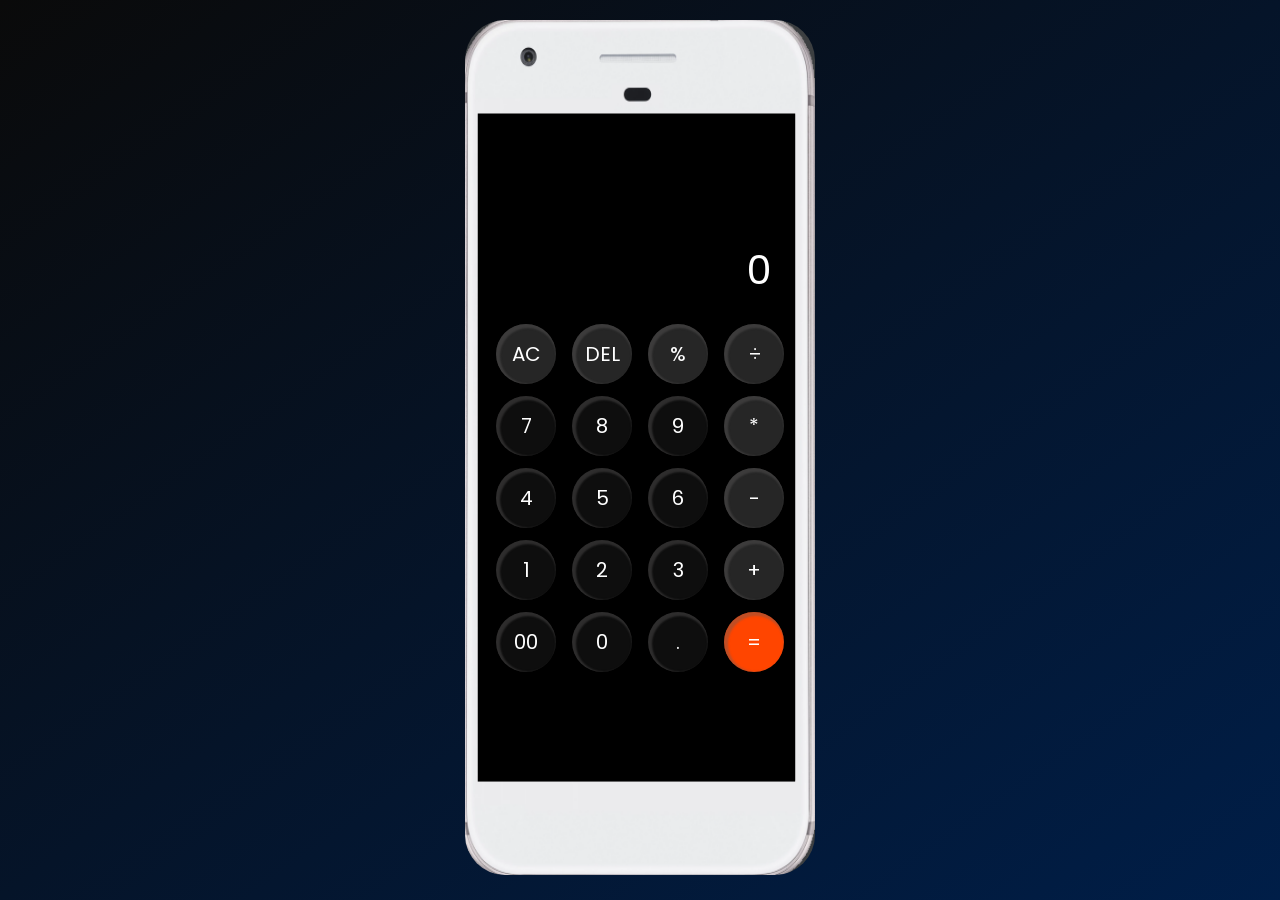
<file: calculator/index.html>
<!DOCTYPE html>
<html lang="en">
  <head>
    <meta charset="UTF-8" />
    <meta http-equiv="X-UA-Compatible" content="IE=edge" />
    <meta name="viewport" content="width=device-width, initial-scale=1.0" />
    <link rel="stylesheet" href="style.css" />
    <title>Calculator - By Code Traversal</title>
  </head>
  <body>
      <img src="mobile.png" >
    <div class="container">
      <div class="calculator">
        <input type="text" id="inputBox" placeholder="0" />
        <div>
          <button class="button operator">AC</button>
          <button class="button operator">DEL</button>
          <button class="button operator">%</button>
          <button class="button operator">&#247;</button>
        </div>
        <div>
          <button class="button">7</button>
          <button class="button">8</button>
          <button class="button">9</button>
          <button class="button operator">*</button>
        </div>
        <div>
          <button class="button">4</button>
          <button class="button">5</button>
          <button class="button">6</button>
          <button class="button operator">-</button>
        </div>
        <div>
          <button class="button">1</button>
          <button class="button">2</button>
          <button class="button">3</button>
          <button class="button operator">+</button>
        </div>

        <div>
          <button class="button">00</button>
          <button class="button">0</button>
          <button class="button">.</button>
          <button class="button equalBtn">=</button>
        </div>
      </div>
    </div>

    <script src="script.js"></script>
  </body>
</html>
</file>
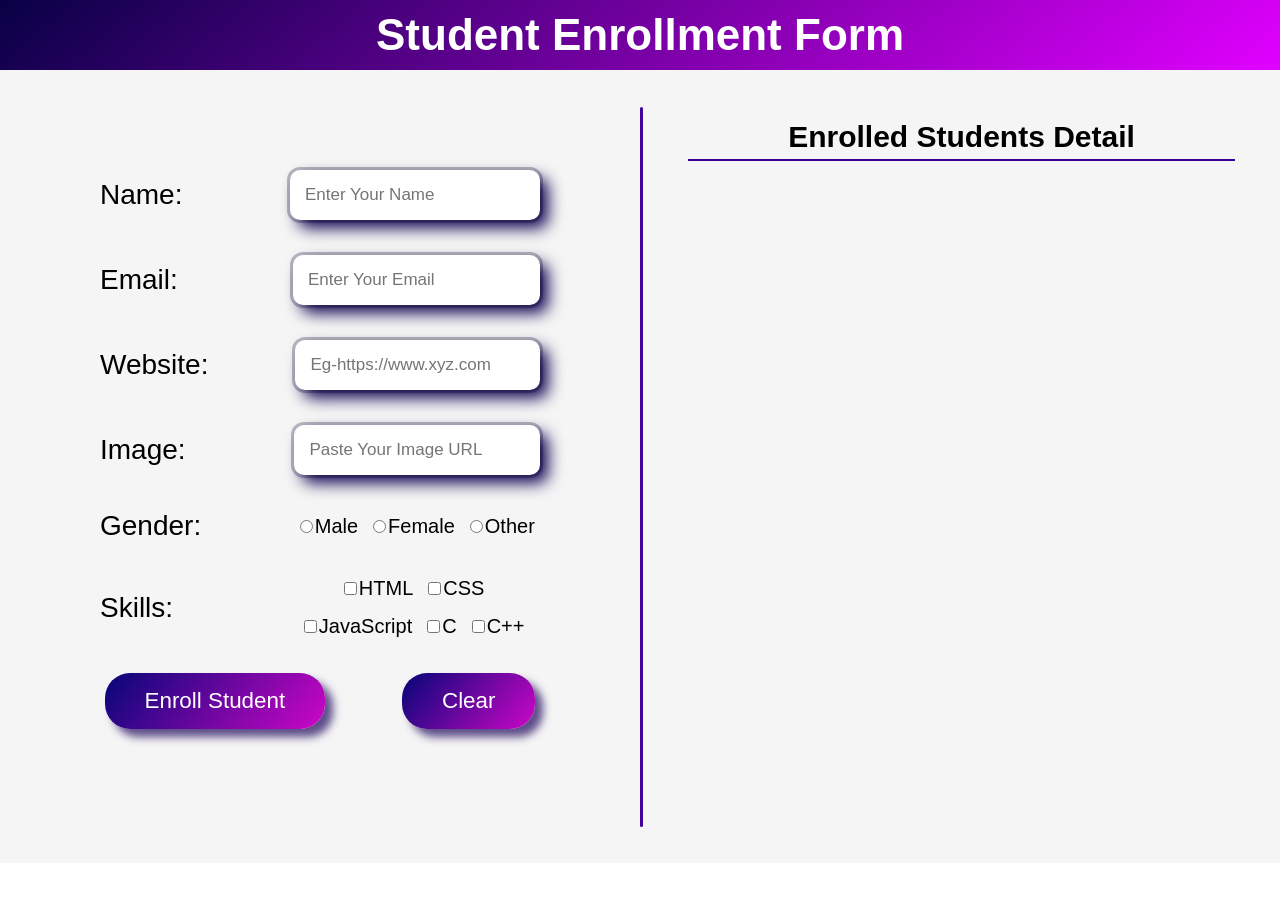
<file: Registration Form/form.html>
<!DOCTYPE html>
<html lang="en">

<head>
    <meta charset="UTF-8">
    <meta http-equiv="X-UA-Compatible" content="IE=edge">
    <meta name="viewport" content="width=device-width, initial-scale=1.0">
    <title>Registration Form</title>
    <link rel="stylesheet" href="stylesheet.css">
</head>

<body>
    <div class="box">
        <div class="heading">
            <h1>Student Enrollment Form</h1>
        </div>
        <div class="container">
            <div class="form">
               
                <form autocomplete="off">
                    <div class="name">
                        <label for="name">Name:</label>
                        <input type="text" id="name" placeholder="Enter Your Name" required>
                    </div>
                    <div class="email">
                        <label for="email">Email:</label>
                        <input type="email" id="email" placeholder="Enter Your Email" required>
                    </div>
                    <div class="website">
                        <label for="website">Website:</label>
                        <input type="url" id="website" placeholder="Eg-https://www.xyz.com" required>
                    </div>
                    <div class="image">
                        <label for="url">Image:</label>
                        <input type="url" id="url" placeholder="Paste Your Image URL" required>
                    </div>
                    <div class="gender">
                        <label for="gender">Gender:</label>
                        <span class="text-p">
                            <label><input type="radio" name="male-female" id="male" value="Male" required>Male</label>
                            <label><input type="radio" name="male-female" id="female" value="Female"
                                    required>Female</label>
                            <label><input type="radio" name="male-female" id="female" value="Other"
                                    required>Other</label>
                        </span>
                    </div>
                    <div class="skills">
                        <label for="skills">Skills:</label>
                        <span class="text-p">
                            <label><input type="checkbox" value="HTML" id="html" class="checkbox">HTML</label>
                            <label><input type="checkbox" value="CSS" id="css" class="checkbox">CSS</label>
                            <label><input type="checkbox" value="JavaScript" id="css"
                                class="checkbox">JavaScript</label>
                                <label><input type="checkbox" value="C" id="c" class="checkbox">C</label>
                            <label><input type="checkbox" value="C++" id="cpp" class="checkbox">C++</label>
                        </span>
                    </div>
                    <div class="button">
                        <button type="submit" id="submit">Enroll Student</button>
                        <button type="reset" id="reset">Clear</button>
                    </div>
                </form>
            </div>
            <div class="line"></div>
            <div class="op-box">
                <div class="output">
                    <h2>Enrolled Students Detail</h2>
                    <div class="cardContainer" id="cardContainer">
                    </div>
                </div>
            </div>
        </div>
    </div>

    <script src="script.js"></script>
</body>

</html>
</file>
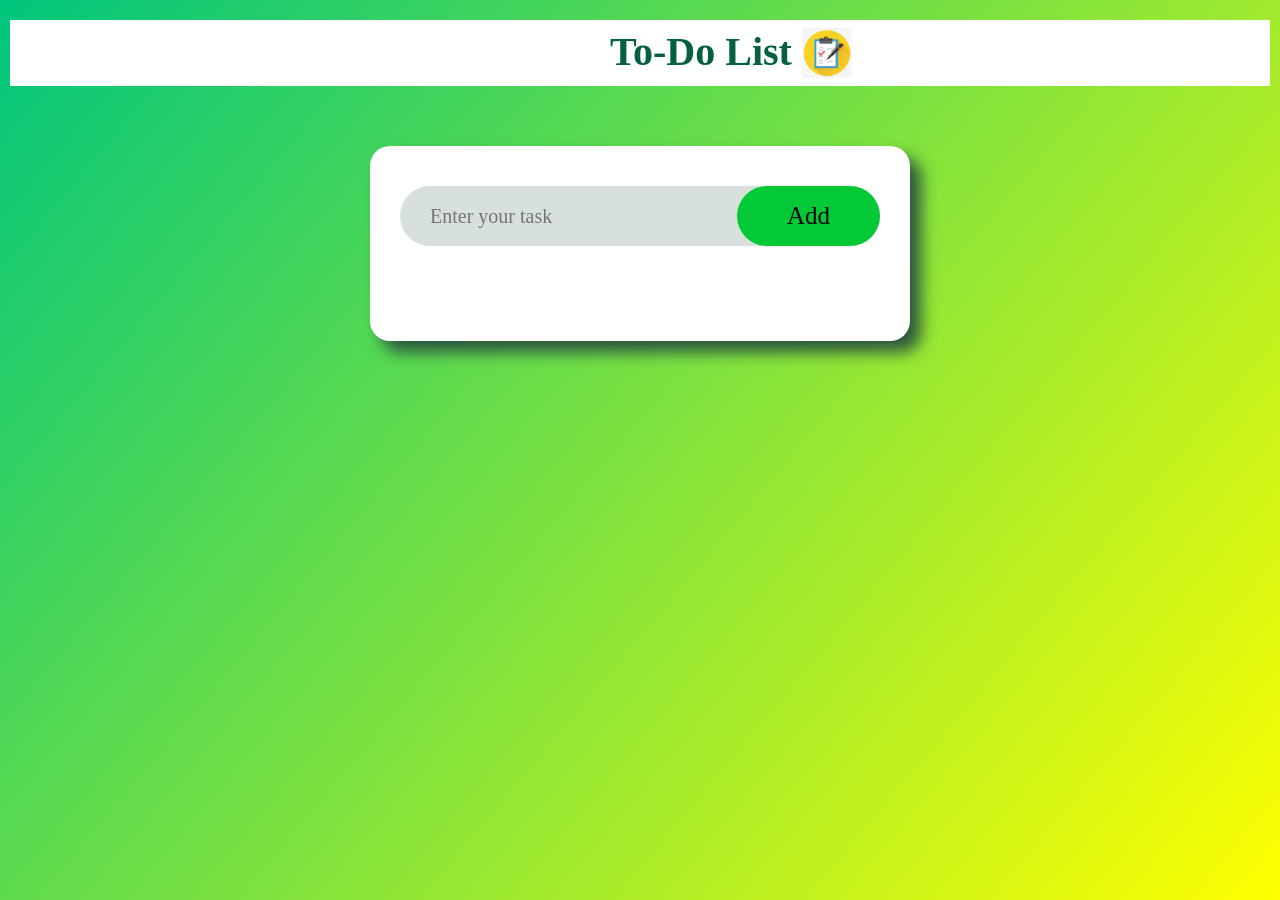
<file: Todo list/todo.html>
<!DOCTYPE html>
<html>

<head>
    <meta name="viewport" content="width=device-width, initial-scale=1.0">
    <title>My To-Do List</title>
    <link rel="stylesheet" href="style.css">
</head>

<body>
    <div class="container">
        <h1> To-Do List <img src="icon.jpg"></h1>

        <div class="todo-app">
            <div class="row">

                <input type="text" id="input-box" placeholder="Enter your task">
                <button onclick="addTask()">Add</button>
            </div>
            <ul id="list-container">

            </ul>
        </div>

    </div>
    <script src="javascript.js"></script>
</body>

</html>
</file>
<file: calculator/style.css>
@import url('https://fonts.googleapis.com/css2?family=Poppins:wght@500&display=swap');

*{
    margin: 0;
    padding: 0;
    box-sizing: border-box;
    font-family: 'Poppins', sans-serif;
}

body{
    width: 100%;
    height: 100vh;
    display: flex;
    
    justify-content: center;
    align-items: center;
    background: linear-gradient(145deg, #0a0a0a, #001e48);
}

.calculator{
    position: relative;
   
    padding: 20px;
    border-radius: 16px;
    background: transparent;
   
   

}

input{
    width: 280px;
    border: none;
    padding: 8px;
    margin: 10px;
    background: transparent;
    box-shadow: 0px 3px 15px rgbs(84, 84, 84, 0.1);
    font-size:40px;
    text-align: right;
    cursor: pointer;
    color: #ffffff;
}

input::placeholder{
    color: #ffffff;
}
img{
   
    position: fixed;
    top: 20px;
    height: 95vh;
    border-radius: 40px;
    width: 350px;
}
button{
    border: none;
    width: 60px;
    height: 60px;
    margin: 6px;
    border-radius: 30px;
    box-shadow: inset 2px 2px 2px 2px rgba(94, 92, 92, 0.4);
    
    color: #ffffff;
    font-size: 20px;
    background-color: rgb(14, 14, 14) ;
    cursor: pointer;
}
button:active{
    
    box-shadow: 0.2rem 0.2rem 1.5rem rgba(255, 255, 255, 0.2);

}
button:hover{
    background-color: rgb(163, 163, 163);
    color: black;
}

.equalBtn{
    background-color: orangered;
}
.equalBtn:hover{
    background-color: orangered;
    color: black;
}

.operator{
   
    background-color: rgb(38, 38, 38);
}
</file>
<file: Registration Form/stylesheet.css>
* {
    margin: 0;
    padding: 0;
    box-sizing: border-box;
    font-family: 'Gill Sans', 'Gill Sans MT', Calibri, 'Trebuchet MS', sans-serif;
}

body {
    height: 100vh;
}

.box .heading {
    position: sticky;
    top: 0;
    height: 70px;
    background: linear-gradient(140deg, rgb(8, 1, 69), rgb(225, 0, 255));
    display: flex;
    justify-content: center;
    align-items: center;
    font-family: 'Gill Sans', 'Gill Sans MT', Calibri, 'Trebuchet MS', sans-serif;
    color: white;
    font-size: 22px;
    font-weight: 900;
    user-select: none;
}

.container {
    height: auto;
    background-color: whitesmoke;
    display: flex;
    justify-content: center;
}

.container .form {
    width: 50%;
}

.container .form form {
    margin: auto;
    display: flex;
    flex-direction: column;
    gap: 35px;
    padding: 100px;
    word-wrap: break-word;
}

#name,
#email,
#website,
#url {
    width: 340px;
    padding: 15px;
    border-radius: 10px;
    border: none;
    caret-color: rgb(60, 0, 255);
    outline: 3px solid rgba(8, 1, 40, 0.26);
    font-size: 17px;
    box-shadow: 0.5rem 0.5rem 1rem rgb(14, 2, 80);
}

#name:hover,
#email:hover,
#website:hover,
#url:hover {
    background-color: rgb(219, 222, 229);
}

#name:focus,
#email:focus,
#website:focus,
#url:focus {
    outline: 2px solid rgba(0, 0, 48, 0.711);
}

.name {
    display: flex;
    align-items: center;
    gap: 8.4vw;
    font-size: 1.75rem;


}

.email {
    display: flex;
    align-items: center;
    gap: 9vw;
    font-size: 1.75rem;

}

.website {
    display: flex;
    align-items: center;
    gap: 6.8vw;
    font-size: 1.75rem;

}

.gender {
    display: flex;
    align-items: center;
    gap: 7.7vw;
    font-size: 1.75rem;

}

.image {
    display: flex;
    align-items: center;
    gap: 8.5vw;
    font-size: 1.75rem;

}

.skills {
    display: flex;
    align-items: center;
    gap: 9vw;
    font-size: 1.75rem;


}

.text-p {
    font-size: 1.25rem;
    display: flex;
    justify-content: center;
    align-items: center;
    gap: 15px;
    flex-wrap: wrap;
}

.text-p label {
    display: flex;
    gap: 2px;
    align-items: baseline;
}

.button {
    display: flex;
    gap: 6vw;
    align-items: center;
    justify-content: center;
}

.button #submit {
    padding: 15px 40px;

    font-size: 1.4rem;
    background: linear-gradient(130deg, rgb(6, 6, 119), rgb(204, 7, 198));
    border: none;
    box-shadow: 0.5rem 0.5rem 0.5rem rgba(29, 5, 91, 0.7);
    border-radius: 25px;
    color: white;
    cursor: pointer;
}

.button #reset {
    padding: 15px 40px;

    font-size: 1.4rem;
    background: linear-gradient(130deg, rgb(6, 6, 119), rgb(204, 7, 198));
    border: none;
    box-shadow: 0.5rem 0.5rem 0.5rem rgba(29, 5, 91, 0.7);
    border-radius: 25px;
    color: white;
    cursor: pointer;
}

.button #submit:active,
.button #reset:active {
    background-color: black;
    box-shadow: none;
}

.button #submit:hover,
.button #reset:hover {
    color: black;
    box-shadow: 0.5rem 0.5rem 0.3rem rgba(0, 0, 0, 0.7);
}

.container .line {
    margin: auto;
    width: 3px;
    height: 80vh;
    background-color: rgb(67, 2, 153);
    border-radius: 33px;
}

.op-box {
    width: 50%;

}

.output {
    padding: 45px;
}

h2 {
    font-size: 30px;
    text-align: center;
    padding: 5px;
    border-bottom: 2px solid rgb(56, 0, 153);
}

.output .cardContainer {

    overflow-y: auto;
    height: 73vh;
}

.output .card {
    height: auto;
    display: flex;
    background-color: rgba(61, 12, 106, 0.252);
    padding: 20px;
    border-radius: 10px;
    margin: 10px 0;
    gap: 5vw;
}

.card img {
    border-radius: 10px;
    width: 150px;
    height: 150px;
    box-shadow: 0.5rem 0.5rem 0.3rem rgba(0, 0, 0, 0.7);
}


.card .info {
    text-align: left;
    display: flex;
    flex-direction: column;
    gap: 7px;
}

.card .info a {
    color: rgb(89, 10, 248);
    text-decoration: solid;
}

.card .info a:hover {
    text-decoration: underline;
    color: white;
}

.card .info button {
    padding: 10px 10px;
    font-size: 18px;
    border-radius: 30px;
    border: none;
    background: linear-gradient(130deg, rgb(6, 6, 119), rgb(204, 7, 198));
    color: white;
    box-shadow: 0.5rem 0.5rem 0.5rem rgba(0, 0, 0, 0.7);

    cursor: pointer;
}

.card .info button:hover {
    color: black;
    box-shadow: none;
}

@media only screen and (max-width:1000px) {
    .container .line {
        display: none;
    }

    .container {
        flex-direction: column;
    }

    .container .form {
        width: 100%;
    }

    .op-box {
        width: 100%;

    }

    .name,
    .email,
    .website,
    .image,
    .skills,
    .gender {
        justify-content: space-around;
    }

    .gender {
        padding-right: 17vw;
    }
}

@media only screen and (max-width:700px) {
    h1 {
        font-size: 25px;
    }

    .container .form form {
        padding: 27px;
    }
}

@media only screen and (max-width:450px) {
    h1 {
        font-size: 18px;
    }

    .output .card {
        display: flex;
        justify-content: center;
        flex-direction: column;
    }

    .card img {
        margin: auto;

    }
}
</file>
<file: Todo list/style.css>
* {
  margin: 0;
  padding: 0;
  font-family: Georgia, 'Times New Roman', Times, serif;
  box-sizing: border-box;
}

.container {
  width: 100%;
  min-height: 100vh;
  background: linear-gradient(130deg, #00c57d, #ffff00);
  padding: 10px;


}

h1 {
  text-align: center;
  background-color: white;
  color: #056043;
  display: flex;
  padding-left: 600px;
  padding-top: 8px;
  padding-bottom: 8px;
  font-size: 40px;
  margin-top: 10px;

}

h1 img {
  height: 50px;
  width: 50px;
  margin-left: 10px;
}

.todo-app {
  width: 100%;
  max-width: 540px;
  background-color: white;
  margin: 60px auto 20px;
  padding: 40px 30px 70px;
  border-radius: 20px;
  box-shadow: 0.7rem 0.7rem 1rem rgb(44, 86, 62);


}

.row {
  display: flex;
  align-items: center;
  justify-content: space-between;
  background: #d7e0dd;
  border-radius: 10px;
  padding-left: 20px;
  margin-bottom: 25px;
  border-radius: 50px;
}

input {
  flex: 1;
  border: none;
  outline: none;
  background: transparent;
  padding: 10px;
  font-size: 20px;
}

button {
  border: none;

  outline: none;
  padding: 16px 50px;
  background: rgb(3, 201, 55);
  color: #000000;
  font-size: 25px;
  cursor: pointer;
  border-radius: 50px;
}

button:hover {
  background-color: #06a261;
  color: white;
}

ul li {
  list-style: none;
  font-size: 20px;
  padding: 12px 8px 12px 50px;
  user-select: none;
  cursor: pointer;
  position: relative;
  background: #ced1d7;
  border-radius: 10px;
  margin-bottom: 15px;
  box-shadow: 0.5rem 0.5rem 0.5rem rgb(44, 86, 62);
  padding-right: 40px;
}

ul li:hover {
  box-shadow: 0.5rem 0.5rem 0.5rem rgb(19, 38, 27);
}

ul li::before {
  content: '';
  position: absolute;
  height: 28px;
  width: 28px;
  border-radius: 50%;
  background-image: url(unchecked.jpg);
  background-size: cover;
  background-position: center;
  top: 12px;
  left: 8px;
}

ul li.checked {

  text-decoration: line-through;
  background-color: #00c57d;
  color: rgb(70, 96, 80);
}

ul li.checked::before {
  background-image: url(checked.png);
}

ul li span {
  position: absolute;
  right: 2px;
  top: 4px;
  width: 40px;
  height: 40px;
  font-size: 28px;
  color: #555;
  line-height: 40px;
  text-align: center;
  border-radius: 100%;
}

ul li span:hover {
  background-color: rgb(144, 142, 142);

}
</file>
